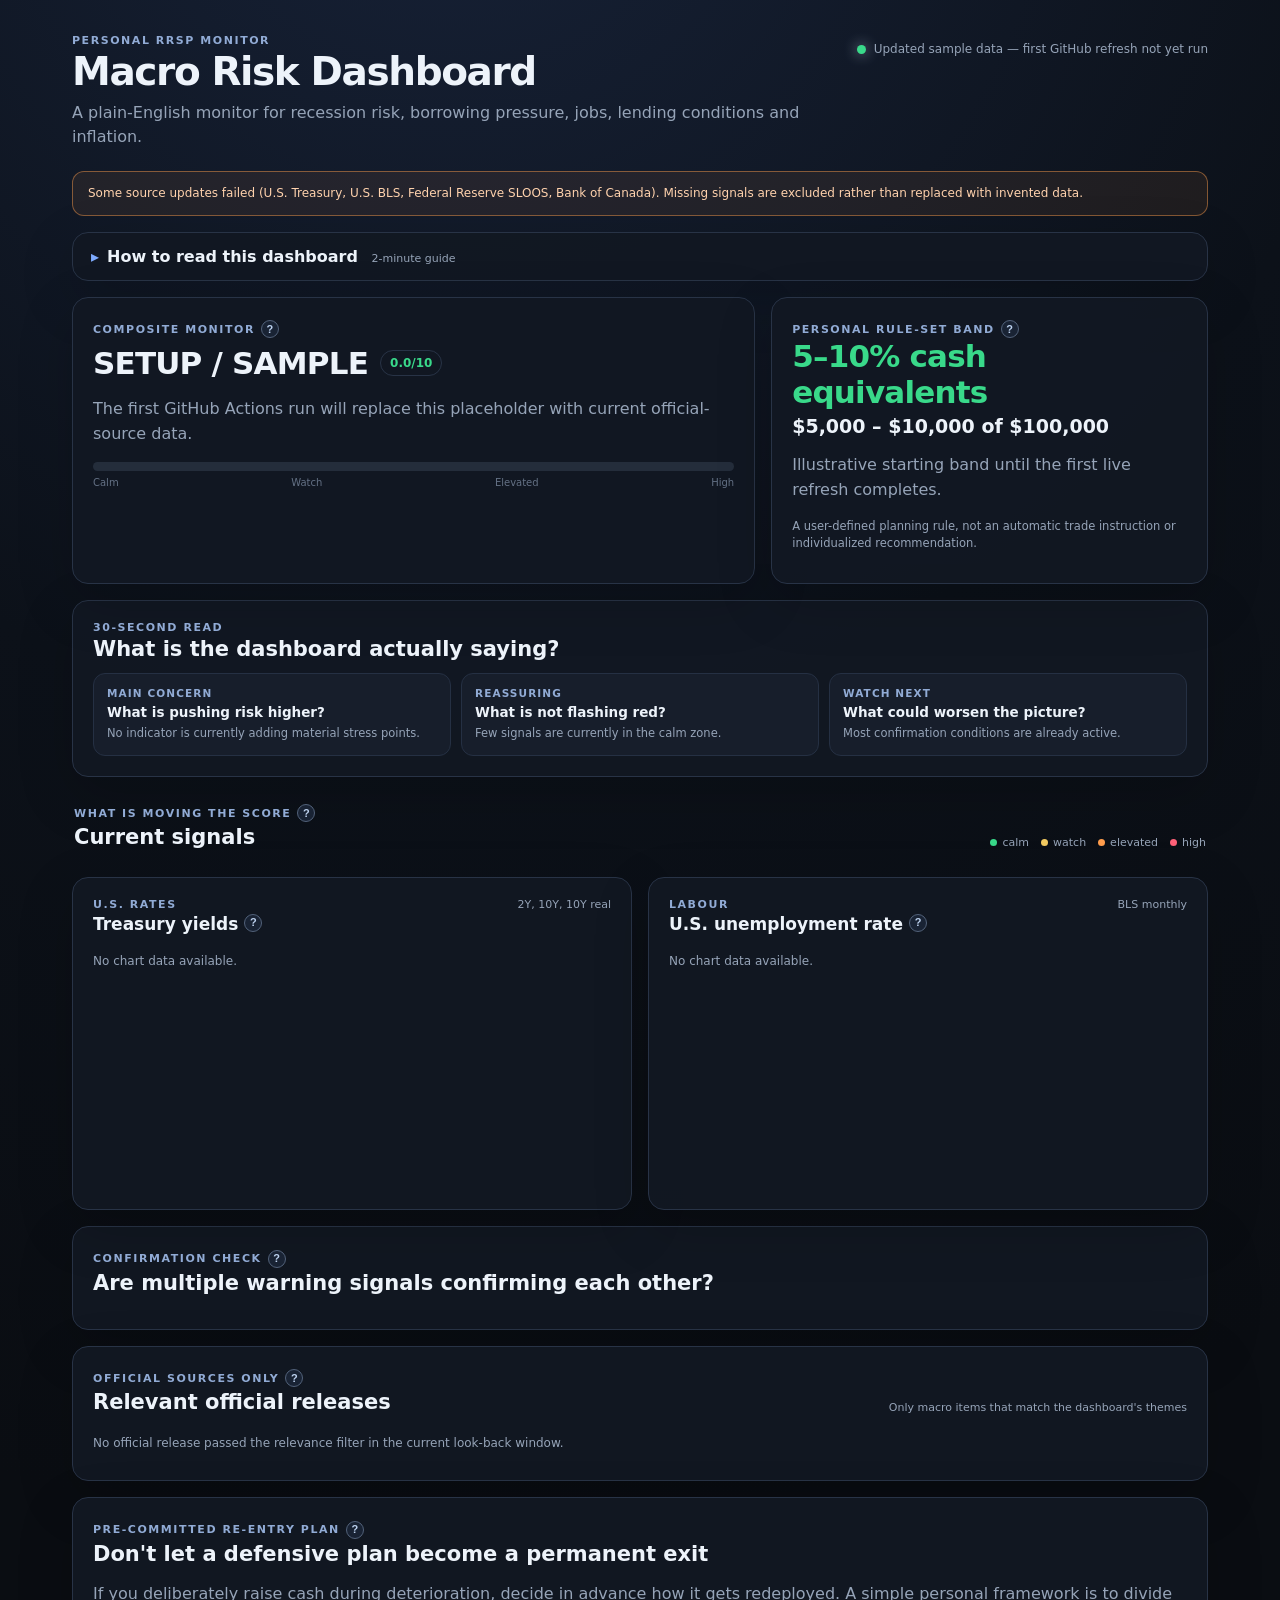
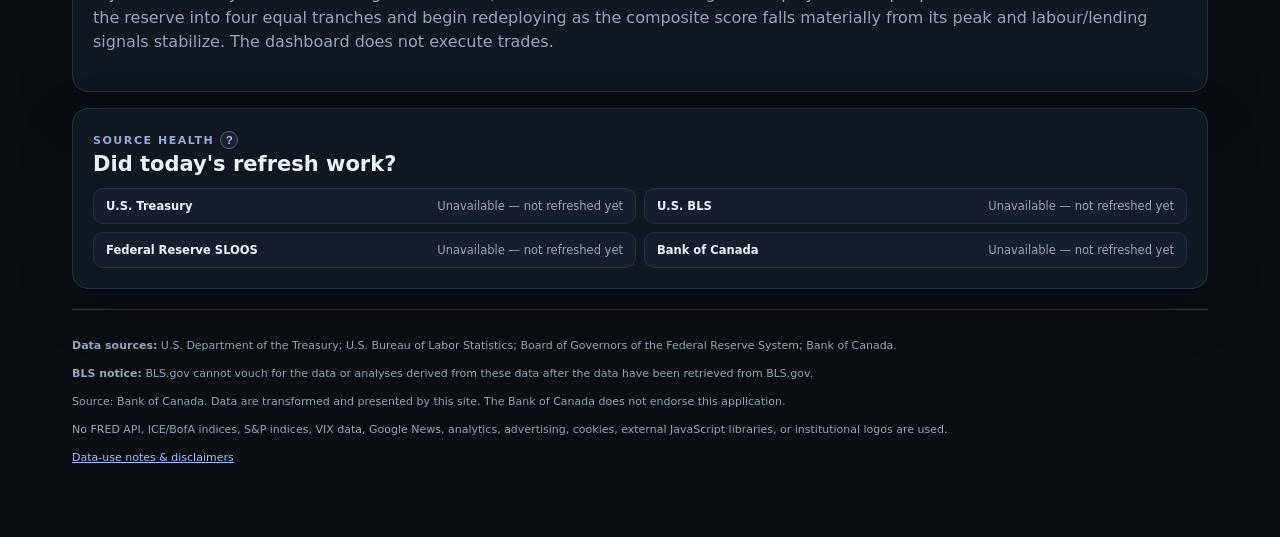
<file: index.html>
<!doctype html>
<html lang="en">
<head>
  <meta charset="utf-8">
  <meta name="viewport" content="width=device-width,initial-scale=1">
  <meta name="robots" content="noindex,nofollow,noarchive">
  <title>Macro Risk Dashboard</title>
  <meta name="description" content="Personal macroeconomic risk-monitoring dashboard.">
  <link rel="stylesheet" href="styles.css">
</head>
<body>
<main class="wrap">
  <header class="topbar">
    <div>
      <div class="eyebrow">PERSONAL RRSP MONITOR</div>
      <h1>Macro Risk Dashboard</h1>
      <p class="sub">A plain-English monitor for recession risk, borrowing pressure, jobs, lending conditions and inflation.</p>
    </div>
    <div class="freshness"><span id="freshnessDot" class="dot neutral"></span><span id="updatedText">Loading…</span></div>
  </header>

  <div id="warningBox" class="warning hidden"></div>

  <details class="guide panel">
    <summary>How to read this dashboard <span class="summary-hint">2-minute guide</span></summary>
    <div class="guide-grid">
      <div><strong>1. Start with the regime</strong><p>Calm, Watch, Elevated or High tells you whether several indicators are deteriorating together. It is <em>not</em> a recession probability.</p></div>
      <div><strong>2. Look at the score drivers</strong><p>Each card now shows how many points it contributes. Canada-only cards are context and do not change the U.S.-led recession score.</p></div>
      <div><strong>3. Look for confirmation</strong><p>One warning is not enough. Jobs + lending + rates deteriorating together is more meaningful than any single number.</p></div>
      <div><strong>4. Use the cash band as a review prompt</strong><p>The band is your pre-set rule, not an automatic sell instruction. Re-entry planning matters just as much as getting defensive.</p></div>
    </div>
    <div class="glossary"><strong>Quick glossary:</strong> <span><b>pp</b> = percentage points.</span><span><b>C&I</b> = commercial and industrial business loans.</span><span><b>Real yield</b> = yield after expected inflation.</span></div>
  </details>

  <section class="hero-grid">
    <article class="panel">
      <div class="label help-wrap">COMPOSITE MONITOR
        <button class="info-btn" type="button" aria-label="Explain composite monitor" aria-expanded="false">?</button>
        <span class="tooltip-bubble"><strong>What this is</strong>A 0–10 score built from several indicators below. Higher means more warning signals are active at the same time.<br><br><strong>What it is not</strong>It is not a forecast that a recession has a certain probability, and it is not a trading signal by itself.</span>
      </div>
      <div class="riskline"><div id="regime" class="hero-value">—</div><span id="riskBadge" class="badge">—</span></div>
      <p id="regimeExplanation" class="muted"></p>
      <div class="meter"><div id="meterFill"></div></div>
      <div class="meter-labels"><span>Calm</span><span>Watch</span><span>Elevated</span><span>High</span></div>
    </article>
    <article class="panel">
      <div class="label help-wrap">PERSONAL RULE-SET BAND
        <button class="info-btn" type="button" aria-label="Explain personal rule-set band" aria-expanded="false">?</button>
        <span class="tooltip-bubble"><strong>What this means</strong>This translates the composite score into the cash-review ranges you set for a C$100,000 RRSP.<br><br>It is deliberately a <em>review range</em>, not an automatic instruction to sell.</span>
      </div>
      <div id="cashBand" class="hero-value">—</div>
      <div id="cashDollars" class="cash-dollar">—</div>
      <p id="cashExplanation" class="muted"></p>
      <p class="fine">A user-defined planning rule, not an automatic trade instruction or individualized recommendation.</p>
    </article>
  </section>

  <section class="panel read-panel">
    <div class="section-head tight">
      <div>
        <div class="label">30-SECOND READ</div>
        <h2>What is the dashboard actually saying?</h2>
      </div>
    </div>
    <div id="plainSummary" class="summary-grid"></div>
  </section>

  <section class="section-head signals-head">
    <div>
      <div class="label help-wrap">WHAT IS MOVING THE SCORE
        <button class="info-btn" type="button" aria-label="Explain current signals" aria-expanded="false">?</button>
        <span class="tooltip-bubble"><strong>How to use these cards</strong>The colour shows the indicator's current zone. The “score impact” chip shows how much that specific signal is adding to the composite score.</span>
      </div>
      <h2>Current signals</h2>
    </div>
    <div class="legend"><span><i class="green"></i>calm</span><span><i class="yellow"></i>watch</span><span><i class="orange"></i>elevated</span><span><i class="red"></i>high</span></div>
  </section>
  <section id="cards" class="cards"></section>

  <section class="chart-grid">
    <article class="panel">
      <div class="chart-head">
        <div>
          <div class="label">U.S. RATES</div>
          <div class="heading-help help-wrap"><h3>Treasury yields</h3>
            <button class="info-btn" type="button" aria-label="Explain Treasury yield chart" aria-expanded="false">?</button>
            <span class="tooltip-bubble"><strong>2Y</strong>Shorter-term Treasury yield; sensitive to expected central-bank policy.<br><br><strong>10Y</strong>Long-term benchmark used throughout finance.<br><br><strong>10Y real</strong>10-year yield after expected inflation; a useful measure of true borrowing/valuation pressure.</span>
          </div>
        </div><div class="small-note">2Y, 10Y, 10Y real</div>
      </div>
      <div id="usRatesChart" class="chart"></div>
    </article>
    <article class="panel">
      <div class="chart-head">
        <div>
          <div class="label">LABOUR</div>
          <div class="heading-help help-wrap"><h3>U.S. unemployment rate</h3>
            <button class="info-btn" type="button" aria-label="Explain unemployment chart" aria-expanded="false">?</button>
            <span class="tooltip-bubble">The unemployment rate alone is less useful than how quickly it is rising. The dashboard therefore also calculates a “Sahm-style” deterioration measure from BLS data.</span>
          </div>
        </div><div class="small-note">BLS monthly</div>
      </div>
      <div id="unemploymentChart" class="chart"></div>
    </article>
  </section>

  <section class="panel decision">
    <div class="label help-wrap">CONFIRMATION CHECK
      <button class="info-btn" type="button" aria-label="Explain confirmation check" aria-expanded="false">?</button>
      <span class="tooltip-bubble">These are the conditions that make an economic warning more convincing when they occur together. A filled red dot means that condition is currently active.</span>
    </div>
    <h2>Are multiple warning signals confirming each other?</h2>
    <div id="checklist" class="checklist"></div>
  </section>

  <section class="panel">
    <div class="section-head tight">
      <div>
        <div class="label help-wrap">OFFICIAL SOURCES ONLY
          <button class="info-btn" type="button" aria-label="Explain relevant releases" aria-expanded="false">?</button>
          <span class="tooltip-bubble">This section only links to official central-bank or government releases. It does not copy financial-news articles. The “why it matters” text is generated by simple rules in this dashboard.</span>
        </div>
        <h2>Relevant official releases</h2>
      </div>
      <div class="small-note">Only macro items that match the dashboard's themes</div>
    </div>
    <div id="news"></div>
  </section>

  <section class="panel reentry">
    <div class="label help-wrap">PRE-COMMITTED RE-ENTRY PLAN
      <button class="info-btn" type="button" aria-label="Explain re-entry plan" aria-expanded="false">?</button>
      <span class="tooltip-bubble">Defensive market timing often fails because investors sell during deterioration but are too afraid to buy back during the panic. A re-entry plan is meant to prevent that.</span>
    </div>
    <h2>Don't let a defensive plan become a permanent exit</h2>
    <p class="muted">If you deliberately raise cash during deterioration, decide in advance how it gets redeployed. A simple personal framework is to divide the reserve into four equal tranches and begin redeploying as the composite score falls materially from its peak and labour/lending signals stabilize. The dashboard does not execute trades.</p>
  </section>

  <section class="panel source-panel">
    <div class="label help-wrap">SOURCE HEALTH
      <button class="info-btn" type="button" aria-label="Explain source health" aria-expanded="false">?</button>
      <span class="tooltip-bubble">If a source fails, the dashboard shows it here and leaves that source out rather than inventing or silently reusing a value.</span>
    </div>
    <h2>Did today's refresh work?</h2>
    <div id="sourceHealth" class="source-health"></div>
  </section>

  <footer>
    <p><strong>Data sources:</strong> U.S. Department of the Treasury; U.S. Bureau of Labor Statistics; Board of Governors of the Federal Reserve System; Bank of Canada.</p>
    <p><strong>BLS notice:</strong> BLS.gov cannot vouch for the data or analyses derived from these data after the data have been retrieved from BLS.gov.</p>
    <p>Source: Bank of Canada. Data are transformed and presented by this site. The Bank of Canada does not endorse this application.</p>
    <p>No FRED API, ICE/BofA indices, S&amp;P indices, VIX data, Google News, analytics, advertising, cookies, external JavaScript libraries, or institutional logos are used.</p>
    <p><a href="legal.html">Data-use notes &amp; disclaimers</a></p>
  </footer>
</main>
<script src="app.js"></script>
</body>
</html>
</file>
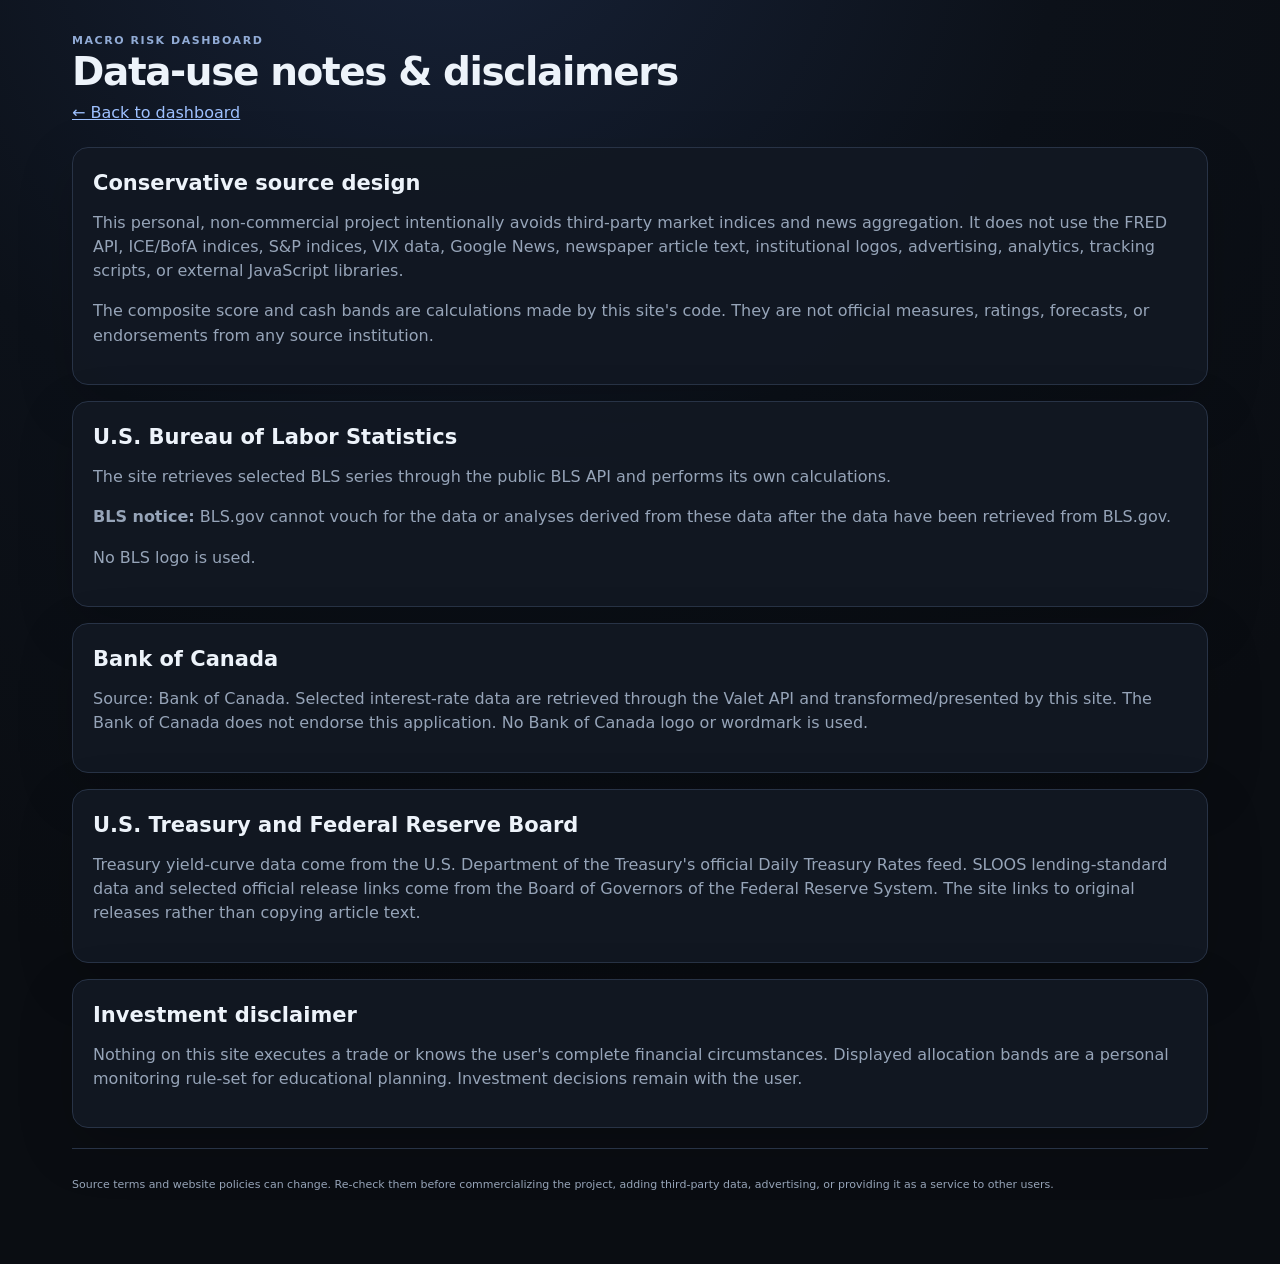
<file: legal.html>
<!doctype html>
<html lang="en"><head><meta charset="utf-8"><meta name="viewport" content="width=device-width,initial-scale=1"><meta name="robots" content="noindex,nofollow,noarchive"><title>Data-use notes</title><link rel="stylesheet" href="styles.css"></head>
<body><main class="wrap"><header><div class="eyebrow">MACRO RISK DASHBOARD</div><h1>Data-use notes &amp; disclaimers</h1><p class="sub"><a href="index.html">← Back to dashboard</a></p></header>
<section class="panel" style="margin-top:22px"><h2>Conservative source design</h2><p class="muted">This personal, non-commercial project intentionally avoids third-party market indices and news aggregation. It does not use the FRED API, ICE/BofA indices, S&amp;P indices, VIX data, Google News, newspaper article text, institutional logos, advertising, analytics, tracking scripts, or external JavaScript libraries.</p><p class="muted">The composite score and cash bands are calculations made by this site's code. They are not official measures, ratings, forecasts, or endorsements from any source institution.</p></section>
<section class="panel" style="margin-top:16px"><h2>U.S. Bureau of Labor Statistics</h2><p class="muted">The site retrieves selected BLS series through the public BLS API and performs its own calculations.</p><p class="muted"><strong>BLS notice:</strong> BLS.gov cannot vouch for the data or analyses derived from these data after the data have been retrieved from BLS.gov.</p><p class="muted">No BLS logo is used.</p></section>
<section class="panel" style="margin-top:16px"><h2>Bank of Canada</h2><p class="muted">Source: Bank of Canada. Selected interest-rate data are retrieved through the Valet API and transformed/presented by this site. The Bank of Canada does not endorse this application. No Bank of Canada logo or wordmark is used.</p></section>
<section class="panel" style="margin-top:16px"><h2>U.S. Treasury and Federal Reserve Board</h2><p class="muted">Treasury yield-curve data come from the U.S. Department of the Treasury's official Daily Treasury Rates feed. SLOOS lending-standard data and selected official release links come from the Board of Governors of the Federal Reserve System. The site links to original releases rather than copying article text.</p></section>
<section class="panel" style="margin-top:16px"><h2>Investment disclaimer</h2><p class="muted">Nothing on this site executes a trade or knows the user's complete financial circumstances. Displayed allocation bands are a personal monitoring rule-set for educational planning. Investment decisions remain with the user.</p></section>
<footer><p>Source terms and website policies can change. Re-check them before commercializing the project, adding third-party data, advertising, or providing it as a service to other users.</p></footer></main></body></html>
</file>
<file: styles.css>
:root{--bg:#0a0d12;--panel:#121823;--panel2:#171e2b;--text:#edf3fa;--muted:#96a4b8;--line:#283346;--green:#39d98a;--yellow:#f2ca61;--orange:#ff9d4d;--red:#ff6178;--blue:#7eabff;--purple:#b795ff;--cyan:#54d5e7}
*{box-sizing:border-box}html{background:var(--bg)}body{margin:0;color:var(--text);font-family:Inter,ui-sans-serif,system-ui,-apple-system,BlinkMacSystemFont,"Segoe UI",sans-serif;background:radial-gradient(circle at 35% -10%,#172238 0,#0c1119 38%,#0a0d12 70%)}a{color:#9ec1ff}
.wrap{max-width:1180px;margin:auto;padding:34px 22px 60px}.topbar{display:flex;justify-content:space-between;align-items:flex-start;gap:24px;margin-bottom:22px}.eyebrow,.label{font-size:11px;letter-spacing:1.55px;font-weight:800;color:#91abd5}h1{font-size:39px;line-height:1.04;letter-spacing:-1.4px;margin:5px 0 8px}h2{font-size:21px;margin:3px 0 0}h3{font-size:17px;margin:3px 0 0}.sub,.muted,.small-note,.fine,footer{color:var(--muted)}.sub{max-width:760px;margin:0;line-height:1.5}.freshness{display:flex;gap:8px;align-items:center;font-size:12px;color:var(--muted);white-space:nowrap;margin-top:8px}.dot{width:9px;height:9px;border-radius:99px;background:#718096;box-shadow:0 0 14px currentColor}
.panel{background:rgba(18,24,35,.94);border:1px solid var(--line);border-radius:16px;padding:20px;box-shadow:0 18px 55px rgba(0,0,0,.17)}.hero-grid{display:grid;grid-template-columns:1.22fr .78fr;gap:16px;margin-bottom:16px}.riskline{display:flex;align-items:center;gap:12px;margin-top:7px}.hero-value{font-size:31px;font-weight:850;letter-spacing:-.8px}.badge{border:1px solid var(--line);padding:5px 9px;border-radius:99px;font-size:12px;font-weight:800}.cash-dollar{font-size:19px;font-weight:780;margin:5px 0 8px}.fine{font-size:11.5px;line-height:1.45}.muted{line-height:1.52}
.meter{height:9px;background:#242d3b;border-radius:99px;overflow:hidden;margin-top:16px}.meter div{height:100%;width:0;background:linear-gradient(90deg,var(--green),var(--yellow),var(--orange),var(--red));transition:width .4s}.meter-labels{display:flex;justify-content:space-between;font-size:10px;color:#647185;margin-top:6px}
.section-head{display:flex;justify-content:space-between;align-items:end;gap:20px;margin:0 2px 12px}.section-head.tight{margin:0 0 12px}.signals-head{margin-top:25px}.small-note{font-size:11px}.legend{display:flex;gap:12px;font-size:11px;color:var(--muted)}.legend span{display:flex;align-items:center;gap:5px}.legend i{width:7px;height:7px;border-radius:50%;display:inline-block}
.guide{margin-bottom:16px;padding:0;overflow:visible}.guide summary{padding:14px 18px;cursor:pointer;font-weight:780;list-style:none}.guide summary::-webkit-details-marker{display:none}.guide summary:before{content:"▸";display:inline-block;margin-right:8px;color:var(--blue);transition:transform .15s}.guide[open] summary:before{transform:rotate(90deg)}.summary-hint{font-size:11px;color:var(--muted);font-weight:500;margin-left:8px}.guide-grid{border-top:1px solid var(--line);padding:16px 18px 10px;display:grid;grid-template-columns:repeat(2,1fr);gap:12px}.guide-grid>div{background:var(--panel2);border:1px solid #253043;border-radius:11px;padding:12px}.guide-grid strong{font-size:12.5px}.guide-grid p{font-size:11.5px;color:var(--muted);line-height:1.45;margin:5px 0 0}.glossary{padding:2px 18px 17px;color:var(--muted);font-size:11.5px;display:flex;flex-wrap:wrap;gap:13px}.glossary strong{color:var(--text)}
.help-wrap{position:relative;display:inline-flex;align-items:center;gap:6px;overflow:visible}.heading-help{position:relative;display:flex;align-items:center;gap:6px;width:max-content;max-width:100%}.info-btn{width:18px;height:18px;border-radius:50%;border:1px solid #52627a;background:#192334;color:#bcd1ee;font-size:11px;font-weight:850;line-height:15px;cursor:help;padding:0;display:inline-grid;place-items:center;flex:0 0 auto}.info-btn:hover,.info-btn:focus{outline:none;border-color:#91b5eb;background:#21314a;color:white}.tooltip-bubble{position:absolute;z-index:50;left:0;top:calc(100% + 9px);width:min(340px,82vw);padding:12px 13px;border-radius:10px;background:#202b3d;border:1px solid #40516c;color:#dce7f6;font-size:11.5px;line-height:1.5;letter-spacing:0;font-weight:500;text-transform:none;box-shadow:0 15px 40px rgba(0,0,0,.45);opacity:0;visibility:hidden;transform:translateY(-4px);transition:.12s;pointer-events:none}.tooltip-bubble strong{display:block;color:white;font-size:11.5px;margin-bottom:2px}.help-wrap:hover>.tooltip-bubble,.help-wrap:focus-within>.tooltip-bubble,.help-wrap.tip-open>.tooltip-bubble{opacity:1;visibility:visible;transform:translateY(0)}
.read-panel{margin-bottom:16px}.summary-grid{display:grid;grid-template-columns:repeat(3,1fr);gap:10px}.summary-box{background:var(--panel2);border:1px solid #253043;border-radius:12px;padding:13px}.summary-kicker{font-size:10.5px;letter-spacing:1.1px;font-weight:800;color:#91abd5}.summary-box strong{display:block;font-size:13.5px;margin:5px 0}.summary-box p{font-size:11.5px;color:var(--muted);line-height:1.45;margin:0}
.cards{display:grid;grid-template-columns:repeat(4,1fr);gap:12px;margin-bottom:16px}.card{background:var(--panel);border:1px solid var(--line);border-radius:14px;padding:15px;min-height:205px;overflow:visible}.card-top{display:flex;justify-content:space-between;gap:10px}.card h3{font-size:13.5px;color:#dce7f6;line-height:1.35;margin:0}.metric-heading{position:relative;display:inline-flex;align-items:center;gap:5px}.signal-dot{width:10px;height:10px;border-radius:99px;margin-top:5px;flex:0 0 auto}.value{font-size:26px;font-weight:850;margin:12px 0 5px}.change{font-size:11.5px;font-weight:750}.why{color:var(--muted);font-size:11.4px;line-height:1.45;margin-top:10px}.card-meta{display:flex;justify-content:space-between;gap:8px;align-items:center;margin-top:12px;padding-top:10px;border-top:1px solid #243044}.status-pill,.points-pill{font-size:10px;font-weight:800;border-radius:99px;padding:4px 7px;border:1px solid #334056;white-space:nowrap}.points-pill{color:#b9c6d8}.threshold{font-size:10.5px;color:#74839a;margin-top:8px;line-height:1.35}
.green{background:var(--green)}.yellow{background:var(--yellow)}.orange{background:var(--orange)}.red{background:var(--red)}.neutral{background:#718096}.text-green{color:var(--green)}.text-yellow{color:var(--yellow)}.text-orange{color:var(--orange)}.text-red{color:var(--red)}.status-pill.text-green,.status-pill.text-yellow,.status-pill.text-orange,.status-pill.text-red{background:transparent}
.chart-grid{display:grid;grid-template-columns:1fr 1fr;gap:16px;margin-bottom:16px}.chart-head{display:flex;justify-content:space-between;gap:12px;margin-bottom:10px}.chart{min-height:245px}.chart svg{width:100%;height:245px;display:block}.axis-label{font-size:10px;fill:#728197}.chart-label{font-size:10px;fill:#aebbd0}.grid-line{stroke:#273244;stroke-width:1}.plot-line{fill:none;stroke-width:2.1}
.decision{margin-bottom:16px}.checklist{display:grid;grid-template-columns:repeat(2,1fr);gap:10px;margin-top:14px}.check{display:flex;gap:11px;padding:12px;border:1px solid #253043;background:var(--panel2);border-radius:11px}.check strong{display:block;font-size:12.5px}.check p{margin:3px 0 0;font-size:11.5px;color:var(--muted);line-height:1.4}.checkmark{font-size:18px;line-height:1}
.news-item{display:grid;grid-template-columns:120px 1fr;gap:14px;padding:14px 0;border-top:1px solid var(--line)}.news-item:first-child{border-top:0}.news-meta{font-size:10.5px;color:var(--muted);line-height:1.5}.news-item a{font-weight:760;text-decoration:none;color:var(--text)}.news-item a:hover{text-decoration:underline}.impact{font-size:11.8px;color:#aeb9c9;margin-top:6px;line-height:1.48}.news-empty{color:var(--muted);font-size:12px;padding:10px 0}
.reentry{margin:16px 0}.source-panel{margin-top:16px}.source-health{display:grid;grid-template-columns:repeat(2,1fr);gap:8px;margin-top:12px}.source-row{padding:10px 12px;border-radius:10px;background:var(--panel2);border:1px solid #253043;font-size:11.5px;display:flex;justify-content:space-between;gap:12px}.source-row span:last-child{color:var(--muted)}.warning{border-radius:12px;padding:13px 15px;margin-bottom:16px;border:1px solid rgba(255,157,77,.45);background:rgba(255,157,77,.08);color:#ffd2ad;font-size:12px;line-height:1.45}.hidden{display:none}
footer{font-size:11px;line-height:1.55;border-top:1px solid var(--line);margin-top:20px;padding-top:16px}
@media(max-width:880px){.hero-grid,.chart-grid{grid-template-columns:1fr}.cards{grid-template-columns:repeat(2,1fr)}.topbar{display:block}.freshness{margin-top:14px}.checklist,.source-health,.summary-grid,.guide-grid{grid-template-columns:1fr}.tooltip-bubble{left:auto;right:0}.help-wrap:first-child .tooltip-bubble{left:0;right:auto}}
@media(max-width:540px){.wrap{padding:24px 14px 44px}.cards{grid-template-columns:1fr}.news-item{grid-template-columns:1fr}h1{font-size:32px}.legend{display:none}.card{min-height:0}.tooltip-bubble{position:fixed;left:14px!important;right:14px!important;top:auto;bottom:18px;width:auto;max-height:52vh;overflow:auto}}
</file>
